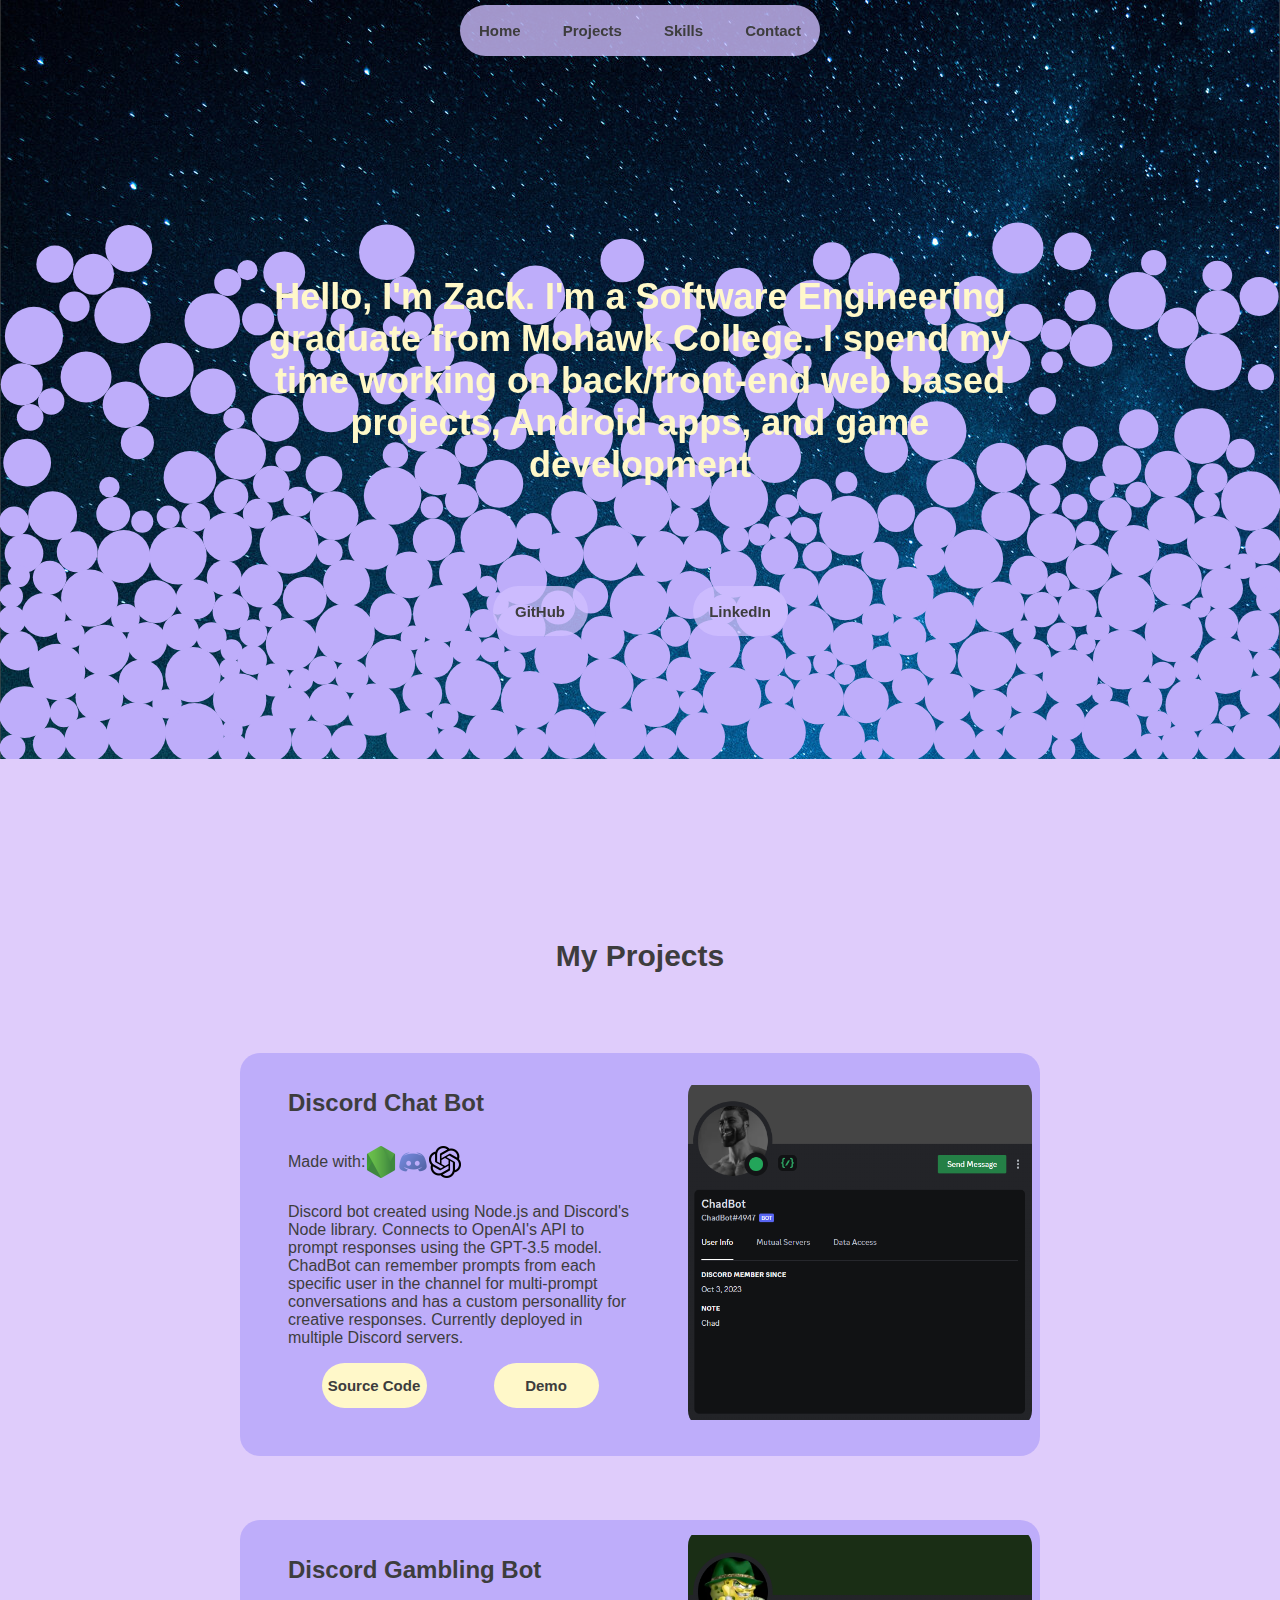
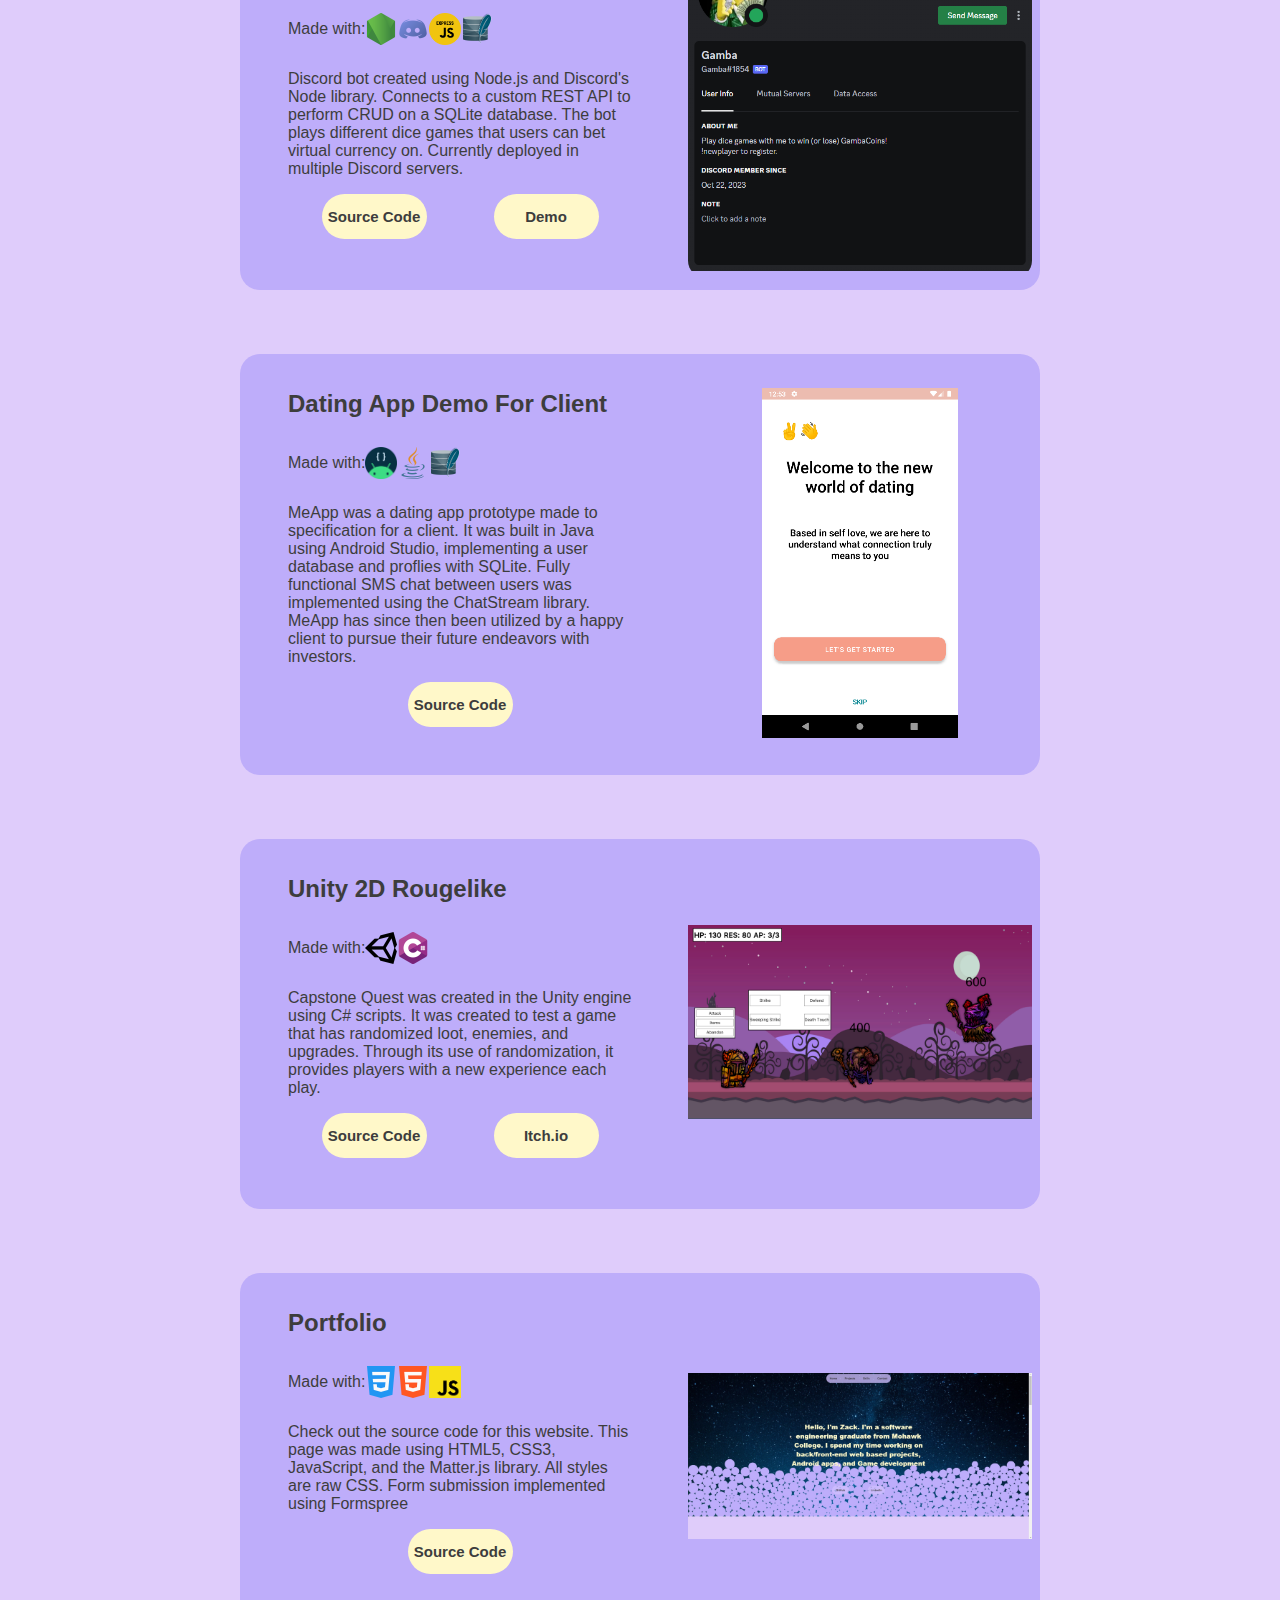
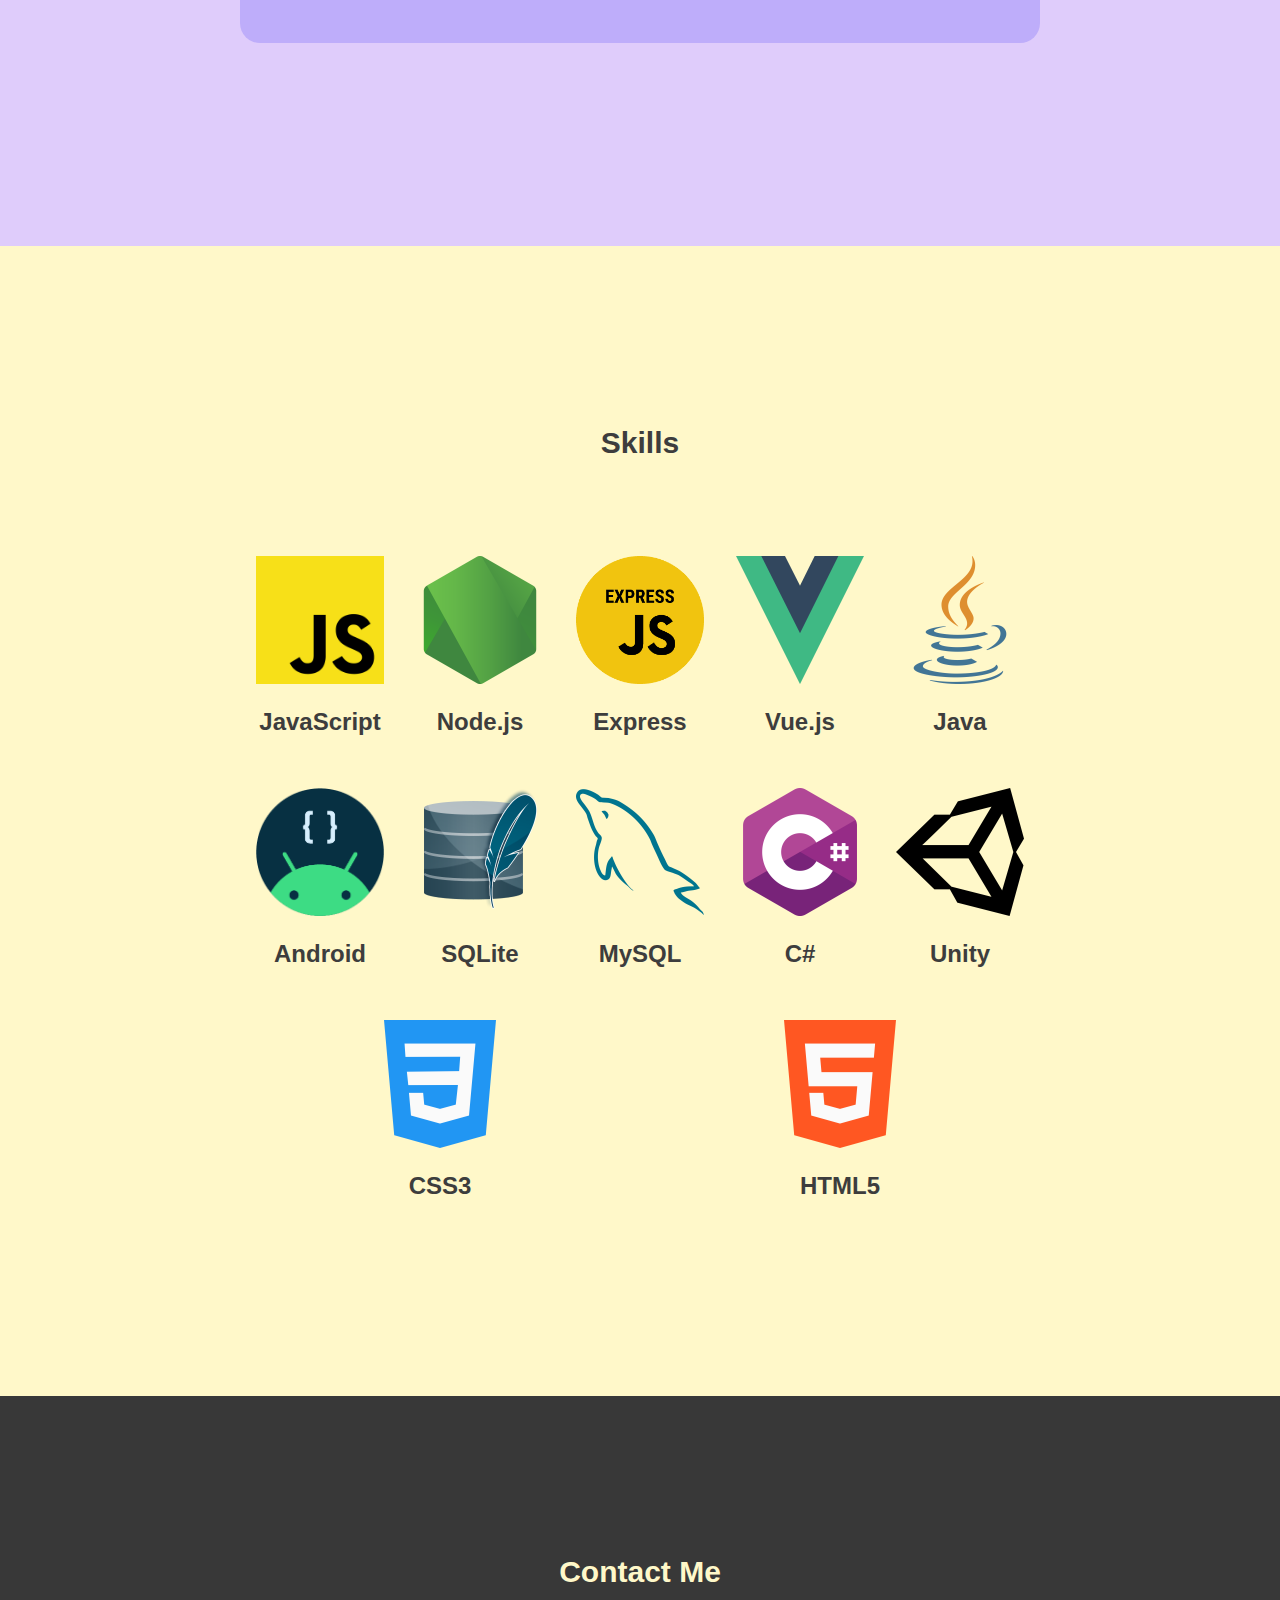
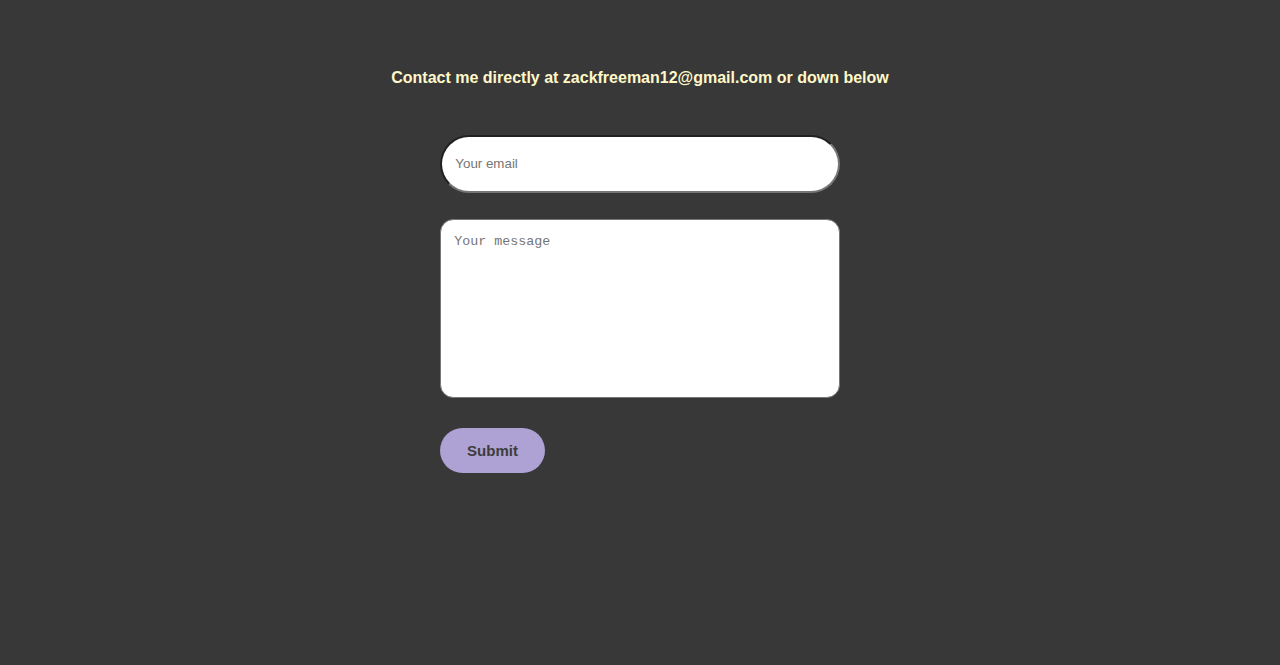
<file: index.html>
<!DOCTYPE html>
<html lang="en">
  <head>
    <meta charset="UTF-8">
    <meta name="viewport" content="width=device-width, initial-scale=1.0">
    <meta http-equiv="X-UA-Compatible" content="ie=edge">
    <title>Zack Freeman</title>
    <link rel="stylesheet" href="style.css">
  </head>
  <body>

    <nav class="navbar">
        <a href="#home">Home</a>
        <a href="#projects">Projects</a>
        <a href="#skills">Skills</a>
        <a href="#contact">Contact</a>
    </nav>
    <a name="home" id="home"></a>
    <div id="matter-container"></div>
    <div class="sections" id="homeSection">
        <div id="info">
          <p class ="splash">Hello, I'm Zack. I'm a Software Engineering graduate from Mohawk College.
            I spend my time working on back/front-end web based projects, Android apps, and game development
          </p>

          <div id="links">
            <a href="https://github.com/ZackFreeman12" target="_blank" class="links" >GitHub</a>
            <a href="https://www.linkedin.com/in/zachary-freeman-b56b831b5/" target="_blank" class="links">LinkedIn</a>
          </div>
          
        </div>
    </div>
    <a name="projects" id="projects"></a>
    <div class="sections" id="projectsSection">
        
        <h1>My Projects</h1>
        <div class="item">
          <div class="itemText">
            <h2>Discord Chat Bot</h2>
            <div class="tools">
              <h3>Made with:</h3>
              <img src="./imgs/node.png" class="smallIcon">
              <img src="./imgs/discord.png" class="smallIcon">
              <img src="./imgs/openai.png" class="smallIcon">
            </div>
            <p>
              Discord bot created using Node.js and Discord's Node library. Connects to 
              OpenAI's API to prompt responses using the GPT-3.5 model. ChadBot can remember prompts
              from each specific user in the channel for multi-prompt conversations and
              has a custom personallity for creative responses.
              Currently deployed in multiple Discord servers.
            </p>
            <div id="itemLinks">
              <a class="itemLinks" href="https://github.com/ZackFreeman12/ChadBot" target="_blank">Source Code</a>
              <a class="itemLinks" href="https://youtu.be/A5rbTNRJ-Qw" target="_blank">Demo</a>
            </div>
          </div>
          <div class="itemimg">
            <img class="projectsimg" src="./imgs/chadbot.png">
          </div>
        </div> 
        <div class="item">
          <div class="itemText">
            <h2>Discord Gambling Bot</h2>
            <div class="tools">
              <h3>Made with:</h3>
              <img src="./imgs/node.png" class="smallIcon">
              <img src="./imgs/discord.png" class="smallIcon">
              <img src="./imgs/express-js.png" class="smallIcon">
              <img src="./imgs/sqlite.png" class="smallIcon">
            </div>
            <p>
              Discord bot created using Node.js and Discord's Node library. Connects to 
              a custom REST API to perform CRUD on a SQLite database. 
              The bot plays different dice games that users can bet virtual currency on.
              Currently deployed in multiple Discord servers.
            </p>
            <div id="itemLinks">
              <a class="itemLinks" href="https://github.com/ZackFreeman12/GambaBot" target="_blank">Source Code</a>
              <a class="itemLinks" href="https://youtu.be/wyFKvLZv48A" target="_blank">Demo</a>
            </div>
          </div>
          <div class="itemimg">
            <img class="projectsimg" src="./imgs/gamba.png">
          </div>
        </div> 
        <div class="item">
          <div class="itemText">
            <h2>Dating App Demo For Client</h2>
            <div class="tools">
              <h3>Made with:</h3>
              <img src="./imgs/adstudio.png" class="smallIcon">
              <img src="./imgs/java.png" class="smallIcon">
              <img src="./imgs/sqlite.png" class="smallIcon">
            </div>
            <p>
              MeApp was a dating app prototype made to specification for a client.
              It was built in Java using Android Studio, implementing a user database 
              and proflies with SQLite. Fully functional SMS chat between users was 
              implemented using the ChatStream library. MeApp has since then been utilized
              by a happy client to pursue their future endeavors with investors.
            </p>
            <div id="itemLinks">
              <a class="itemLinks" href="https://github.com/ZackFreeman12/MeApp" target="_blank">Source Code</a>
            </div>
          </div>
          <div class="itemimg">
            <img class="projectsimg" src="./imgs/meapp.png">
          </div>
        </div> 
        <div class="item">
          <div class="itemText">
            <h2>Unity 2D Rougelike</h2>
            <div class="tools">
              <h3>Made with:</h3>
              <img src="./imgs/unity.png" class="smallIcon">
              <img src="./imgs/csharp.png" class="smallIcon">
            </div>
            <p>
              Capstone Quest was created in the Unity engine using C#
              scripts. It was created to test a game that has randomized
              loot, enemies, and upgrades. Through its use of randomization, 
              it provides players with a new experience each play.
            </p>
            <div id="itemLinks">
              <a class="itemLinks" href="https://github.com/ZackFreeman12/CapstoneQuest" target="_blank">Source Code</a>
              <a class="itemLinks" href="https://thelegitcow.itch.io/capstone-quest" target="_blank">Itch.io</a>
            </div>
          </div>
          <div class="itemimg">
            <img class="projectsimg" src="./imgs/capstone.png">
          </div>
        </div> 
        <div class="item">
          <div class="itemText">
            <h2>Portfolio</h2>
            <div class="tools">
              <h3>Made with:</h3>
              <img src="./imgs/css.png" class="smallIcon">
              <img src="./imgs/html.png" class="smallIcon">
              <img src="./imgs/js.png" class="smallIcon">
            </div>
            <p>
              Check out the source code for this website. This page was
              made using HTML5, CSS3, JavaScript, and the Matter.js library.
              All styles are raw CSS. Form submission implemented using 
              Formspree
            </p>
            <div id="itemLinks">
              <a class="itemLinks" href="https://github.com/ZackFreeman12/zackfreeman12.github.io" target="_blank">Source Code</a>
            </div>
          </div>
          <div class="itemimg">
            <img class="projectsimg" src="./imgs/portfolio.png">
          </div>
        </div> 
    </div>
    <a name="skills" id="skills"></a>
    <div class="sections" id="skillsection">
        
        <h1>Skills</h1>
        <div class="skillContainer">
          <div class="skill">
            <img class="icons" src="./imgs/js.png">
            <h2>JavaScript</h2>
          </div>
          <div class="skill">
            <img class="icons" src="./imgs/node.png">
            <h2>Node.js</h2>
          </div>
          <div class="skill">
            <img class="icons" src="./imgs/express-js.png">
            <h2>Express</h2>
          </div>
          <div class="skill">
            <img class="icons" src="./imgs/vue.png">
            <h2>Vue.js</h2>
          </div>
          <div class="skill">
            <img class="icons" src="./imgs/java.png">
            <h2>Java</h2>
          </div>
          <div class="skill">
            <img class="icons" src="./imgs/adstudio.png">
            <h2>Android</h2>
          </div>
          <div class="skill">
            <img class="icons" src="./imgs/sqlite.png">
            <h2>SQLite</h2>
          </div>
          <div class="skill">
            <img class="icons" src="./imgs/mysql.png">
            <h2>MySQL</h2>
          </div>
          <div class="skill">
            <img class="icons" src="./imgs/csharp.png">
            <h2>C#</h2>
          </div>
          <div class="skill">
            <img class="icons" src="./imgs/unity.png">
            <h2>Unity</h2>
          </div>
          <div class="skill">
            <img class="icons" src="./imgs/css.png">
            <h2>CSS3</h2>
          </div>
          <div class="skill">
            <img class="icons" src="./imgs/html.png">
            <h2>HTML5</h2>
          </div>
          
          
          
        </div>
    </div>
    <a name="contact" id="contact"></a>
    <div class="sections" id="contactsection">
      <h1 class="lighttext">Contact Me</h1>
      <h3 class="lighttext">Contact me directly at zackfreeman12@gmail.com or down below</h3>
      <div class="formContainer">
        <form action="https://formspree.io/f/mpzgkndy" method="POST" class="form">
          <input type="email" id="email" name="email" class="formitem" autocomplete="off" required maxlength="50" placeholder="Your email">
          <textarea id="message" name="message" class="formitem" required maxlength="5000" rows="10" cols="50" placeholder="Your message"></textarea>
          <input type="submit" id="submit" name="submit" >
        </form>
      </div>
    </div>
  <script src="https://code.jquery.com/jquery-1.11.1.js"></script>
  <script src="matter.js"></script>
	<script src="index.js"></script>

  </body>
</html>
</file>
<file: style.css>
body {
    margin: 0;
    background-color: #ffffff;
}

html {
    scroll-behavior: smooth;
}

#matter-container {
    position: absolute;
    width: 100%;
    height: 100%;
    z-index: 1;
    pointer-events: auto;
}

h1 {
    font-family: 'Roboto', sans-serif;
    font-weight: 600;
    font-size: 1.875rem;
    color: #3d3d3d;
    padding-bottom: 2em;
}

h1:hover {
    cursor: default;
}

h2 {
    font-size: 1.5rem;
    font-family: 'Roboto', sans-serif;
    font-weight: 600;
    color: #3d3d3d;
}

h2:hover {
    cursor: default;
}

h3 {
    font-size: 1rem;
    font-family: 'Roboto', sans-serif;
    font-weight: 500;
    color: #3d3d3d;
}

h3:hover {
    cursor: default;
}

p {
    font-size: 1rem;
    font-family: 'Roboto', sans-serif;
    font-weight: 500;
    color: #3d3d3d;
}

p:hover {
    cursor: default;
}

.splash {
    color: #FFF8C9;
    font-weight: 800;
    font-family: 'Roboto', sans-serif;
    font-size: 2.25em;
}

.navbar {
    left: 0;
    right: 0;
    top: 5px;
    position: fixed;
    overflow: hidden;
    background-color: #d0bfffc7;
    width: 360px;
    margin: auto;
    border-radius: 3em;
    text-align: center;
    z-index: 5;

}

.navbar a {
    font-family: 'Roboto', sans-serif;
    font-weight: 600;
    display: inline-block;
    color: #3d3d3d;
    text-align: center;
    padding: 14px 16px;
    font-size: 15px;
    text-decoration: none;
    /*  background-color: #a0acb3e5; */
    border-radius: 2em;
    margin: 3px;
    transition: color .2s ease-in-out;
}

.navbar a:hover {
    color: #707070;
}

.navbar a:active {
    background-color: #FFF8C9;
}

#homeSection {
    background-image: url("imgs/splashscreen.png");
    display: flex;
    margin: auto;
    text-align: center;
    text-align: center;
    margin-bottom: -1.3em;
    pointer-events: none;

}

#info {
    position: relative;
    z-index: 2;
    margin: auto;
    text-align: center;
    padding-top: 15em;
    max-width: 50em;
    margin-bottom: 8em;

}

#links {

    width: 400px;
    padding-bottom: 1em;
    padding-top: 4em;
    display: flex;
    text-align: center;
    margin: auto;

}

.links {

    padding: 10px;
    font-weight: 600;
    font-size: 15px;
    font-family: 'Roboto', sans-serif;
    display: flex;
    align-items: center;
    justify-content: center;
    text-align: center;
    margin: auto;
    border-radius: 3em;
    text-decoration: none;
    color: #3d3d3d;
    background-color: #d0bfffc7;
    height: 2em;
    width: 5em;
    transition: all .2s ease-in-out;
    pointer-events: auto;
}

.links:hover {
    transform: scale(1.1);
}

.links:active {
    transform: scale(0.9);
}

#itemLinks {
    display: flex;
    align-items: end;
}

.itemLinks {
    font-weight: 600;
    font-size: 15px;
    font-family: 'Roboto', sans-serif;
    display: flex;
    text-align: center;
    align-items: center;
    justify-content: center;
    margin: auto;
    border-radius: 3em;
    text-decoration: none;
    color: #3d3d3d;
    background-color: #FFF8C9;
    height: 3em;
    width: 7em;
    transition: all .2s ease-in-out;
    pointer-events: auto;
}

.itemLinks:hover {
    transform: scale(1.1);
}

.itemLinks:active {
    transform: scale(0.9);
}

#projectsSection {
    position: relative;
    z-index: 2;
    padding-top: 10em;
    padding-bottom: 10em;
    background-color: #DFCCFB;
    margin-bottom: -1.3em;
}

.item {
    /* border: 2px solid #FFF8C9; */
    padding: 0em;
    background-color: #BEADFA;
    border-radius: 20px;
    text-align: center;
    margin: auto;
    margin-bottom: 4em;
    display: flex;
    width: 50em;
    height: auto;
    transition: all .2s ease-in-out;
}

.item:hover {
    transform: rotate(-3deg);
    background-color: #a999e0;
}

.itemText {
    text-align: left;
    width: 50%;
    padding: 3em;
    padding-top: 1em;
}

.itemimg {
    margin: auto;

    padding: 0.5em;
    width: 50%;
}

.projectsimg {
    border-radius: 5%;
    /* border: 2px solid #EEE9DA; */
    object-fit: contain;
    width: 100%;
    height: 350px;

}

.tools {
    display: flex;
}

.smallIcon {
    text-align: center;
    margin-top: auto;
    margin-bottom: auto;
    width: 32px;
    height: 32px;
}

#skillsection {
    position: relative;
    z-index: 2;
    background-color: #FFF8C9;
    padding-top: 10em;
    padding-bottom: 10em;
    text-align: center;
    justify-content: center;
    margin: auto;
    margin-bottom: -1.3em;
}

.skillContainer {
    /* background-color: #383838; */
    display: flex;
    flex-direction: row;
    text-align: center;
    justify-content: center;
    margin: auto;
    max-width: 50em;
    flex-wrap: wrap;
}

.skill {
    margin: auto;
    padding: 1em;
    transition: all .2s ease-in-out;
}

.skill:hover {
    transform: scale(1.1);
}

.icons {
    width: 128px;
    height: 128px;
}

#contactsection {
    background-color: #383838;
    padding-top: 10em;
    padding-bottom: 10em;
}

.form {
    display: flex;
    flex-direction: column;
    margin: auto;
    text-align: center;
    justify-content: center;
    width: 25em;
    padding: 2em;
}

#email {
    padding: 1em;
    margin-bottom: 2em;
    height: 2em;
    border-radius: 3em;
}

#message {
    padding: 1em;
    resize: none;
    border-radius: 1em;
}

#submit {
    border: none;
    margin-top: 2em;
    height: 3em;
    width: 7em;
    padding: 10px;
    font-weight: 600;
    font-size: 15px;
    font-family: 'Roboto', sans-serif;
    border-radius: 3em;
    text-decoration: none;
    color: #3d3d3d;
    background-color: #d0bfffc7;
    transition: all .2s ease-in-out;
}

#submit:hover {
    transform: scale(1.1);
}

#submit:active {
    transform: scale(0.9);
}

.sections {
    margin-top: 0;
    text-align: center;
    margin: auto;
}

.lighttext {
    color: #FFF8C9;
    font-weight: 600;
}

@media (max-width: 51em) {
    .itemimg {
        display: none;
    }

    .itemText {
        width: 100%;
        padding: 2em
    }

    .item {
        width: auto;
    }

    .icons {
        width: 64px;
        height: 64px;
    }
}

@import url('https://fonts.googleapis.com/css2?family=Roboto&display=swap');
</file>
